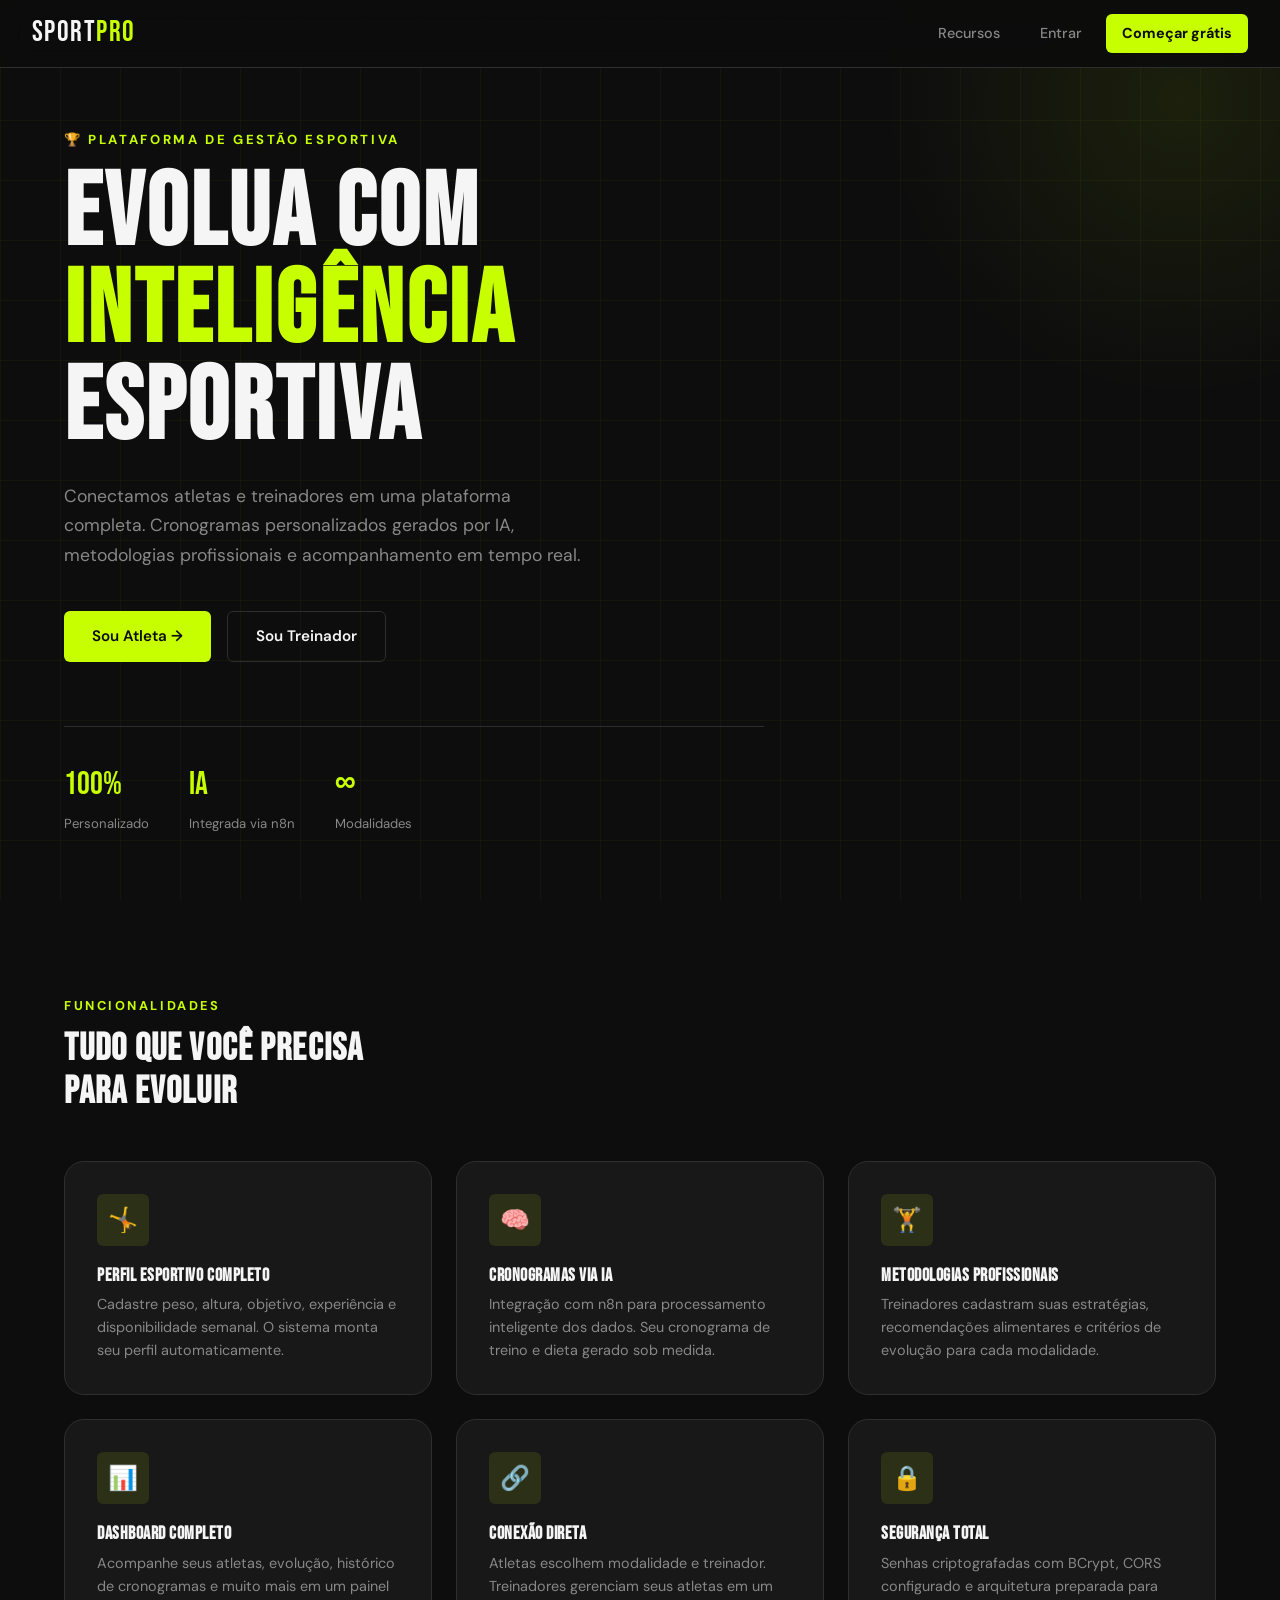
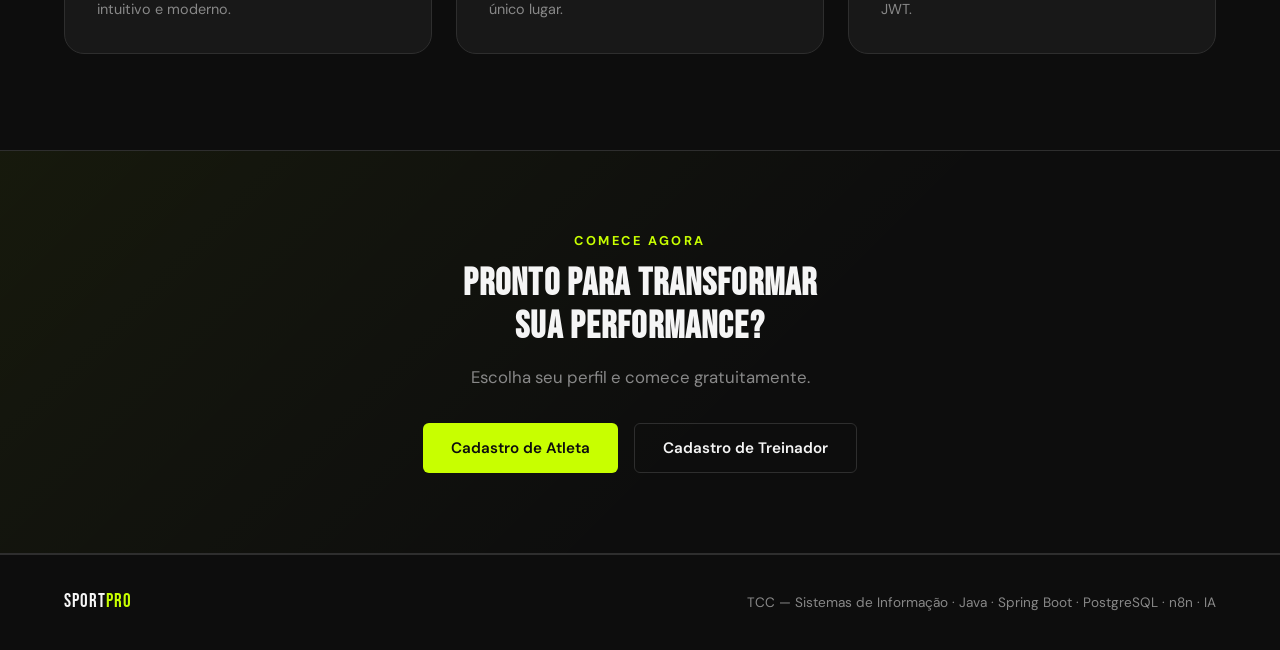
<file: sportpro/frontend/pages/index.html>
<!DOCTYPE html>
<html lang="pt-BR">
<head>
  <meta charset="UTF-8">
  <meta name="viewport" content="width=device-width, initial-scale=1.0">
  <title>SportPro — Plataforma de Gestão Esportiva</title>
  <link rel="stylesheet" href="../css/global.css">
  <style>
    /* ---- Hero Section ---- */
    .hero {
      min-height: 100vh;
      display: flex;
      flex-direction: column;
      justify-content: center;
      padding: 8rem 4rem 4rem;
      position: relative;
      overflow: hidden;
    }

    /* Grade de fundo decorativa */
    .hero::before {
      content: '';
      position: absolute;
      inset: 0;
      background-image:
        linear-gradient(rgba(200,255,0,0.04) 1px, transparent 1px),
        linear-gradient(90deg, rgba(200,255,0,0.04) 1px, transparent 1px);
      background-size: 60px 60px;
    }

    /* Brilho radial no canto superior direito */
    .hero::after {
      content: '';
      position: absolute;
      top: -200px; right: -200px;
      width: 600px; height: 600px;
      background: radial-gradient(circle, rgba(200,255,0,0.08) 0%, transparent 70%);
      pointer-events: none;
    }

    .hero-content { position: relative; z-index: 1; max-width: 700px; }

    .hero-eyebrow {
      font-size: 0.82rem;
      font-weight: 700;
      letter-spacing: 0.2em;
      text-transform: uppercase;
      color: var(--brand);
      margin-bottom: 1rem;
    }

    .hero-title {
      font-family: var(--font-display);
      font-size: clamp(3.5rem, 8vw, 7rem);
      line-height: 0.95;
      margin-bottom: 1.5rem;
    }

    .hero-title em { color: var(--brand); font-style: normal; }

    .hero-desc {
      font-size: 1.1rem;
      color: var(--text-muted);
      max-width: 520px;
      margin-bottom: 2.5rem;
      line-height: 1.7;
    }

    .hero-actions { display: flex; gap: 1rem; flex-wrap: wrap; }

    /* Indicadores de estatísticas flutuantes */
    .hero-stats {
      display: flex;
      gap: 2.5rem;
      margin-top: 4rem;
      padding-top: 2rem;
      border-top: 1px solid var(--border);
      flex-wrap: wrap;
    }

    .hero-stat-value {
      font-family: var(--font-display);
      font-size: 2rem;
      color: var(--brand);
      display: block;
    }

    .hero-stat-label { font-size: 0.82rem; color: var(--text-muted); }

    /* ---- Features Section ---- */
    .section { padding: 6rem 4rem; }
    .section-label {
      font-size: 0.8rem;
      font-weight: 700;
      letter-spacing: 0.2em;
      text-transform: uppercase;
      color: var(--brand);
      margin-bottom: 0.75rem;
    }
    .section-title { margin-bottom: 3rem; }

    .features-grid {
      display: grid;
      grid-template-columns: repeat(auto-fit, minmax(280px, 1fr));
      gap: 1.5rem;
    }

    .feature-card {
      background: var(--surface);
      border: 1px solid var(--border);
      border-radius: var(--radius-lg);
      padding: 2rem;
      transition: var(--transition);
    }
    .feature-card:hover {
      border-color: rgba(200,255,0,0.3);
      transform: translateY(-4px);
      box-shadow: var(--shadow-glow);
    }

    .feature-icon {
      width: 52px; height: 52px;
      background: rgba(200,255,0,0.1);
      border-radius: var(--radius-sm);
      display: flex; align-items: center; justify-content: center;
      font-size: 1.5rem;
      margin-bottom: 1.25rem;
    }

    .feature-card h3 { margin-bottom: 0.5rem; font-size: 1.1rem; }
    .feature-card p { color: var(--text-muted); font-size: 0.9rem; line-height: 1.6; }

    /* ---- CTA Section ---- */
    .cta-section {
      padding: 5rem 4rem;
      text-align: center;
      background: linear-gradient(135deg, rgba(200,255,0,0.05) 0%, transparent 60%);
      border-top: 1px solid var(--border);
      border-bottom: 1px solid var(--border);
    }

    /* ---- Footer ---- */
    .footer {
      padding: 2rem 4rem;
      border-top: 1px solid var(--border);
      display: flex;
      align-items: center;
      justify-content: space-between;
      color: var(--text-muted);
      font-size: 0.85rem;
    }

    @media (max-width: 768px) {
      .hero { padding: 7rem 1.5rem 3rem; }
      .section { padding: 4rem 1.5rem; }
      .cta-section { padding: 3rem 1.5rem; }
      .footer { padding: 1.5rem; flex-direction: column; gap: 0.5rem; text-align: center; }
    }
  </style>
</head>
<body>

  <!-- Navbar -->
  <nav class="navbar">
    <div class="navbar-brand">Sport<span>Pro</span></div>
    <div class="navbar-links">
      <a href="#features">Recursos</a>
      <a href="login.html">Entrar</a>
      <a href="cadastro-atleta.html" class="btn-nav-cta btn btn-sm">Começar grátis</a>
    </div>
  </nav>

  <!-- Hero -->
  <section class="hero">
    <div class="hero-content">
      <p class="hero-eyebrow">🏆 Plataforma de Gestão Esportiva</p>
      <h1 class="hero-title">
        Evolua com<br><em>inteligência</em><br>esportiva
      </h1>
      <p class="hero-desc">
        Conectamos atletas e treinadores em uma plataforma completa.
        Cronogramas personalizados gerados por IA, metodologias profissionais
        e acompanhamento em tempo real.
      </p>
      <div class="hero-actions">
        <a href="cadastro-atleta.html" class="btn btn-primary">Sou Atleta →</a>
        <a href="cadastro-treinador.html" class="btn btn-outline">Sou Treinador</a>
      </div>

      <div class="hero-stats">
        <div>
          <span class="hero-stat-value">100%</span>
          <span class="hero-stat-label">Personalizado</span>
        </div>
        <div>
          <span class="hero-stat-value">IA</span>
          <span class="hero-stat-label">Integrada via n8n</span>
        </div>
        <div>
          <span class="hero-stat-value">∞</span>
          <span class="hero-stat-label">Modalidades</span>
        </div>
      </div>
    </div>
  </section>

  <!-- Features -->
  <section class="section" id="features">
    <p class="section-label">Funcionalidades</p>
    <h2 class="section-title">Tudo que você precisa<br>para evoluir</h2>

    <div class="features-grid">
      <div class="feature-card">
        <div class="feature-icon">🤸</div>
        <h3>Perfil Esportivo Completo</h3>
        <p>Cadastre peso, altura, objetivo, experiência e disponibilidade semanal. O sistema monta seu perfil automaticamente.</p>
      </div>
      <div class="feature-card">
        <div class="feature-icon">🧠</div>
        <h3>Cronogramas via IA</h3>
        <p>Integração com n8n para processamento inteligente dos dados. Seu cronograma de treino e dieta gerado sob medida.</p>
      </div>
      <div class="feature-card">
        <div class="feature-icon">🏋️</div>
        <h3>Metodologias Profissionais</h3>
        <p>Treinadores cadastram suas estratégias, recomendações alimentares e critérios de evolução para cada modalidade.</p>
      </div>
      <div class="feature-card">
        <div class="feature-icon">📊</div>
        <h3>Dashboard Completo</h3>
        <p>Acompanhe seus atletas, evolução, histórico de cronogramas e muito mais em um painel intuitivo e moderno.</p>
      </div>
      <div class="feature-card">
        <div class="feature-icon">🔗</div>
        <h3>Conexão Direta</h3>
        <p>Atletas escolhem modalidade e treinador. Treinadores gerenciam seus atletas em um único lugar.</p>
      </div>
      <div class="feature-card">
        <div class="feature-icon">🔒</div>
        <h3>Segurança Total</h3>
        <p>Senhas criptografadas com BCrypt, CORS configurado e arquitetura preparada para JWT.</p>
      </div>
    </div>
  </section>

  <!-- CTA -->
  <section class="cta-section">
    <p class="section-label">Comece agora</p>
    <h2 style="margin-bottom: 1rem;">Pronto para transformar<br>sua performance?</h2>
    <p style="color: var(--text-muted); margin-bottom: 2rem; font-size: 1.05rem;">
      Escolha seu perfil e comece gratuitamente.
    </p>
    <div style="display:flex; gap:1rem; justify-content:center; flex-wrap:wrap;">
      <a href="cadastro-atleta.html" class="btn btn-primary">Cadastro de Atleta</a>
      <a href="cadastro-treinador.html" class="btn btn-outline">Cadastro de Treinador</a>
    </div>
  </section>

  <!-- Footer -->
  <footer class="footer">
    <div class="navbar-brand" style="font-size:1.2rem;">Sport<span style="color:var(--brand)">Pro</span></div>
    <p>TCC — Sistemas de Informação · Java · Spring Boot · PostgreSQL · n8n · IA</p>
  </footer>

</body>
</html>
</file>
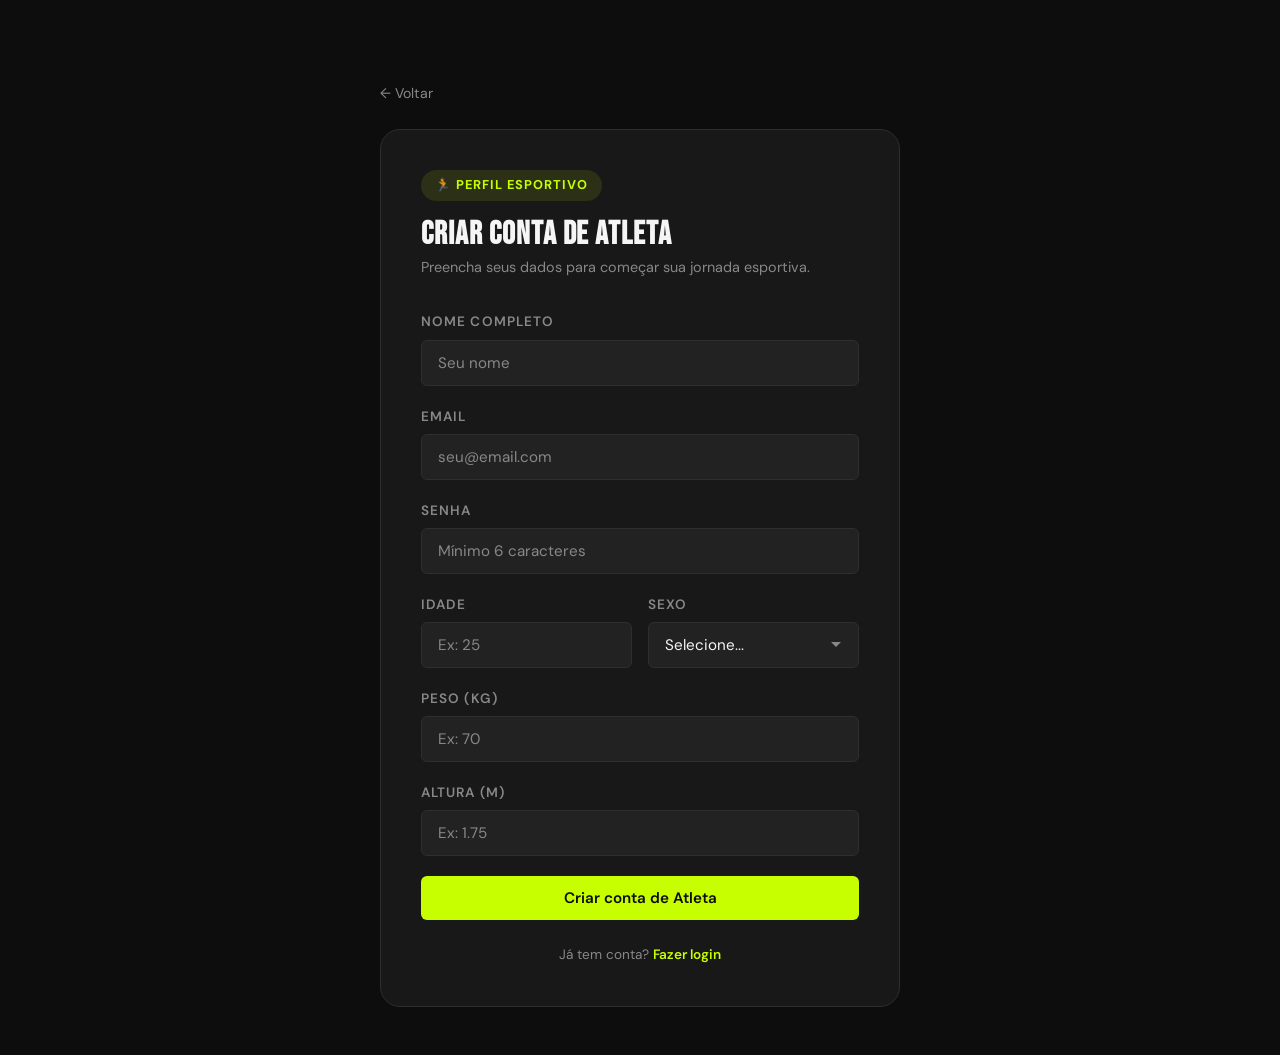
<file: sportpro/frontend/pages/cadastro-atleta.html>
<!DOCTYPE html>
<html lang="pt-BR">
<head>
  <meta charset="UTF-8">
  <meta name="viewport" content="width=device-width, initial-scale=1.0">
  <title>Cadastro Atleta — SportPro</title>
  <link rel="stylesheet" href="../css/global.css">
  <style>
    body { display: flex; align-items: flex-start; justify-content: center; min-height: 100vh; padding: 5rem 2rem 3rem; }

    .cadastro-wrapper { width: 100%; max-width: 520px; }

    .back-link {
      display: inline-flex; align-items: center; gap: 0.4rem;
      color: var(--text-muted); font-size: 0.88rem;
      margin-bottom: 1.5rem; transition: var(--transition);
    }
    .back-link:hover { color: var(--brand); }

    .cadastro-card { background: var(--surface); border: 1px solid var(--border); border-radius: var(--radius-lg); padding: 2.5rem; }
    .role-badge {
      display: inline-flex; align-items: center; gap: 0.4rem;
      background: rgba(200,255,0,0.1); color: var(--brand);
      padding: 0.35rem 0.85rem; border-radius: 999px;
      font-size: 0.8rem; font-weight: 700; letter-spacing: 0.08em;
      text-transform: uppercase; margin-bottom: 1rem;
    }


    .cadastro-header { margin-bottom: 2rem; }
    .cadastro-header h1 { font-size: 2rem; }
    .cadastro-header p { color: var(--text-muted); margin-top: 0.25rem; font-size: 0.9rem; }

    .form-stack { display: flex; flex-direction: column; gap: 1.25rem; }
    .form-row { display: grid; grid-template-columns: 1fr 1fr; gap: 1rem; }

    .step-indicator {
      display: flex; gap: 0.5rem; margin-bottom: 2rem;
    }
    .step-dot {
      width: 8px; height: 8px;
      border-radius: 50%;
      background: var(--border);
    }
    .step-dot.active { background: var(--brand); }

    .alert-container { margin-bottom: 1rem; }

    @media (max-width: 480px) { .form-row { grid-template-columns: 1fr; } }
  </style>
</head>
<body>
  <div class="cadastro-wrapper">
    <a href="index.html" class="back-link">← Voltar</a>

    <div class="cadastro-card">
      <div class="role-badge">🏃 Perfil Esportivo
    </div>

      <div class="cadastro-header">
        <h1>Criar conta de Atleta</h1>
        <p>Preencha seus dados para começar sua jornada esportiva.</p>
      </div>

      <div class="alert-container"></div>

      <form class="form-stack" onsubmit="handleCadastro(event)">
        <div class="form-group">
          <label class="form-label">Nome completo</label>
          <input type="text" id="nome" class="form-control" placeholder="Seu nome" required minlength="3">
        </div>

        <div class="form-group">
          <label class="form-label">Email</label>
          <input type="email" id="email" class="form-control" placeholder="seu@email.com" required>
        </div>

        <div class="form-group">
          <label class="form-label">Senha</label>
          <input type="password" id="senha" class="form-control" placeholder="Mínimo 6 caracteres" required minlength="6">
        </div>

        <div class="form-row">
          <div class="form-group">
            <label class="form-label">Idade</label>
            <input type="number" id="idade" class="form-control" placeholder="Ex: 25" min="10" max="100" required>
          </div>

          <div class="form-group">
            <label class="form-label">Sexo</label>
              <select id="sexo" class="form-control" required>
                <option value="">Selecione...</option>
                <option value="MASCULINO">Masculino</option>
                <option value="FEMININO">Feminino</option>
                <option value="NAO_INFORMAR">Prefiro não informar</option>
              </select>
            </div>
          </div>
          
          <div class="form-group">
            <label class="form-label">Peso (kg)</label>
            <input type="number" id="peso" class="form-control" placeholder="Ex: 70" step="0.1" min="30" required>
          </div>

          <div class="form-group">
            <label class="form-label">Altura (m)</label>
            <input type="number" id="altura" class="form-control" placeholder="Ex: 1.75" step="0.01" min="1.0" max="2.5" required>
          </div>

        <button type="submit" class="btn btn-primary btn-full" id="btn-cadastro">
          Criar conta de Atleta
        </button>
      </form>

      <p class="text-center text-sm text-muted mt-3">
        Já tem conta? <a href="login.html" style="color:var(--brand);font-weight:600;">Fazer login</a>
      </p>
    </div>
  </div>

  <script src="../js/api.js"></script>
  <script>
    async function handleCadastro(e) {
      e.preventDefault();
      const btn = document.getElementById('btn-cadastro');
      UI.setLoading(btn, true);

      const payload = {
        nome: document.getElementById('nome').value,
        email: document.getElementById('email').value,
        senha: document.getElementById('senha').value,
        idade: parseInt(document.getElementById('idade').value),
        sexo: document.getElementById('sexo').value,
        peso: parseFloat(document.getElementById('peso').value),
        altura: parseFloat(document.getElementById('altura').value)
      };

      try {
        const result = await AtletaAPI.cadastrar(payload);

        // Salva sessão e redireciona para dashboard
        Session.save({ data: { ...result.data, tipo: 'ATLETA' } });

        UI.showAlert('Conta criada com sucesso!', 'success', document.querySelector('.alert-container'));

        setTimeout(() => window.location.href = 'dashboard-atleta.html', 1000);

      } catch (err) {
        UI.showAlert(err.message, 'error', document.querySelector('.alert-container'));
        UI.setLoading(btn, false);
      }
    }
  </script>
</body>
</html>
</file>
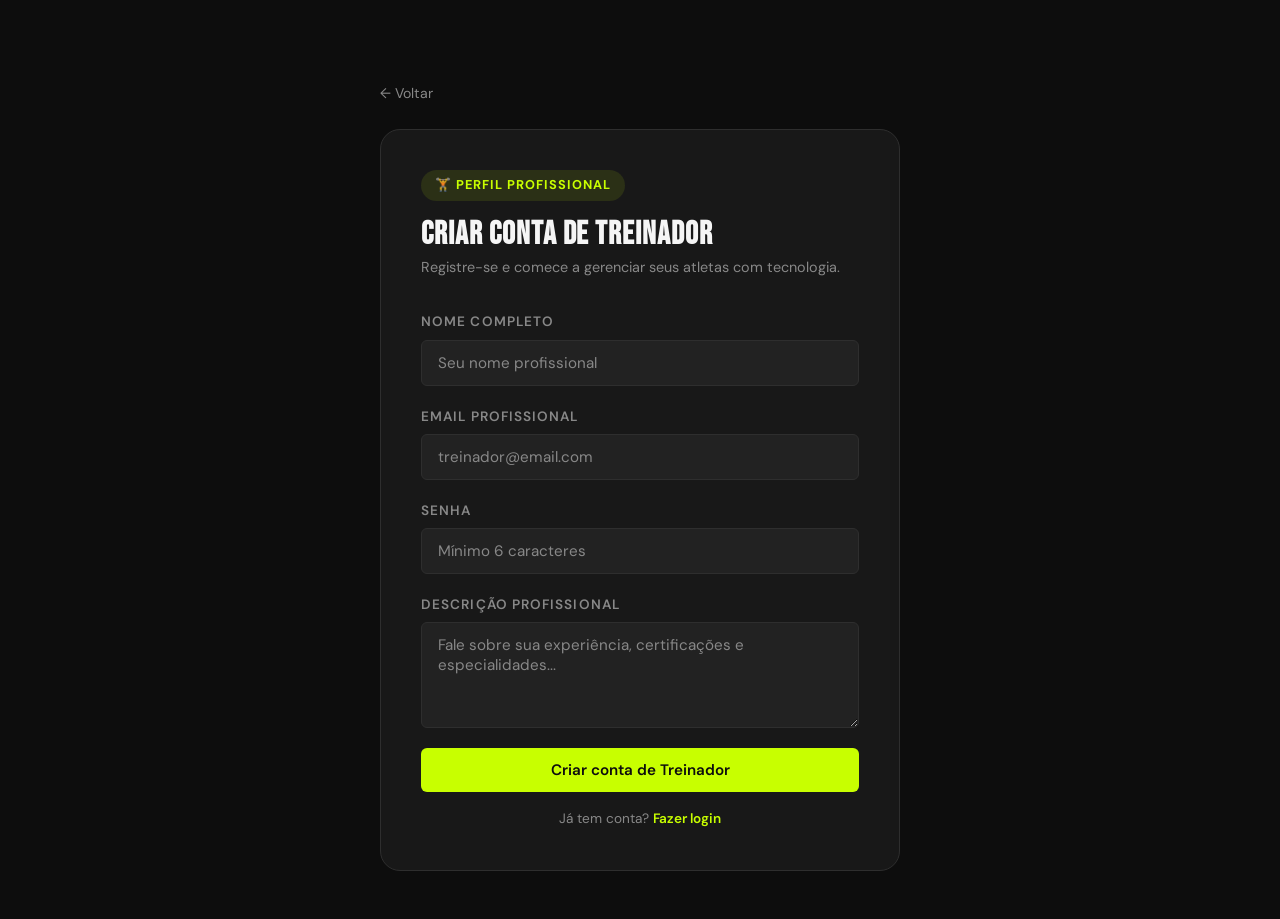
<file: sportpro/frontend/pages/cadastro-treinador.html>
<!DOCTYPE html>
<html lang="pt-BR">
<head>
  <meta charset="UTF-8">
  <meta name="viewport" content="width=device-width, initial-scale=1.0">
  <title>Cadastro Treinador — SportPro</title>
  <link rel="stylesheet" href="../css/global.css">
  <style>
    body { display: flex; align-items: flex-start; justify-content: center; min-height: 100vh; padding: 5rem 2rem 3rem; }
    .cadastro-wrapper { width: 100%; max-width: 520px; }
    .back-link { display: inline-flex; align-items: center; gap: 0.4rem; color: var(--text-muted); font-size: 0.88rem; margin-bottom: 1.5rem; transition: var(--transition); }
    .back-link:hover { color: var(--brand); }
    .cadastro-card { background: var(--surface); border: 1px solid var(--border); border-radius: var(--radius-lg); padding: 2.5rem; }
    .cadastro-header { margin-bottom: 2rem; }
    .cadastro-header h1 { font-size: 2rem; }
    .cadastro-header p { color: var(--text-muted); margin-top: 0.25rem; font-size: 0.9rem; }
    .form-stack { display: flex; flex-direction: column; gap: 1.25rem; }
    .alert-container { margin-bottom: 1rem; }
    .role-badge {
      display: inline-flex; align-items: center; gap: 0.4rem;
      background: rgba(200,255,0,0.1); color: var(--brand);
      padding: 0.35rem 0.85rem; border-radius: 999px;
      font-size: 0.8rem; font-weight: 700; letter-spacing: 0.08em;
      text-transform: uppercase; margin-bottom: 1rem;
    }
  </style>
</head>
<body>
  <div class="cadastro-wrapper">
    <a href="index.html" class="back-link">← Voltar</a>

    <div class="cadastro-card">
      <div class="role-badge">🏋️ Perfil Profissional</div>

      <div class="cadastro-header">
        <h1>Criar conta de Treinador</h1>
        <p>Registre-se e comece a gerenciar seus atletas com tecnologia.</p>
      </div>

      <div class="alert-container"></div>

      <form class="form-stack" onsubmit="handleCadastro(event)">
        <div class="form-group">
          <label class="form-label">Nome completo</label>
          <input type="text" id="nome" class="form-control" placeholder="Seu nome profissional" required minlength="3">
        </div>

        <div class="form-group">
          <label class="form-label">Email profissional</label>
          <input type="email" id="email" class="form-control" placeholder="treinador@email.com" required>
        </div>

        <div class="form-group">
          <label class="form-label">Senha</label>
          <input type="password" id="senha" class="form-control" placeholder="Mínimo 6 caracteres" required minlength="6">
        </div>

        <div class="form-group">
          <label class="form-label">Descrição profissional</label>
          <textarea id="descricao" class="form-control" placeholder="Fale sobre sua experiência, certificações e especialidades..." rows="4"></textarea>
        </div>

        <button type="submit" class="btn btn-primary btn-full" id="btn-cadastro">
          Criar conta de Treinador
        </button>
      </form>

      <p class="text-center text-sm text-muted mt-2">
        Já tem conta? <a href="login.html" style="color:var(--brand);font-weight:600;">Fazer login</a>
      </p>
    </div>
  </div>

  <script src="../js/api.js"></script>
  <script>
    async function handleCadastro(e) {
      e.preventDefault();
      const btn = document.getElementById('btn-cadastro');
      UI.setLoading(btn, true);

      const payload = {
        nome: document.getElementById('nome').value,
        email: document.getElementById('email').value,
        senha: document.getElementById('senha').value,
        descricaoProfissional: document.getElementById('descricao').value
      };

      try {
        const result = await TreinadorAPI.cadastrar(payload);
        Session.save({ data: { ...result.data, tipo: 'TREINADOR' } });
        UI.showAlert('Conta criada! Redirecionando...', 'success', document.querySelector('.alert-container'));
        setTimeout(() => window.location.href = 'dashboard-treinador.html', 1000);
      } catch (err) {
        UI.showAlert(err.message, 'error', document.querySelector('.alert-container'));
        UI.setLoading(btn, false);
      }
    }
  </script>
</body>
</html>
</file>
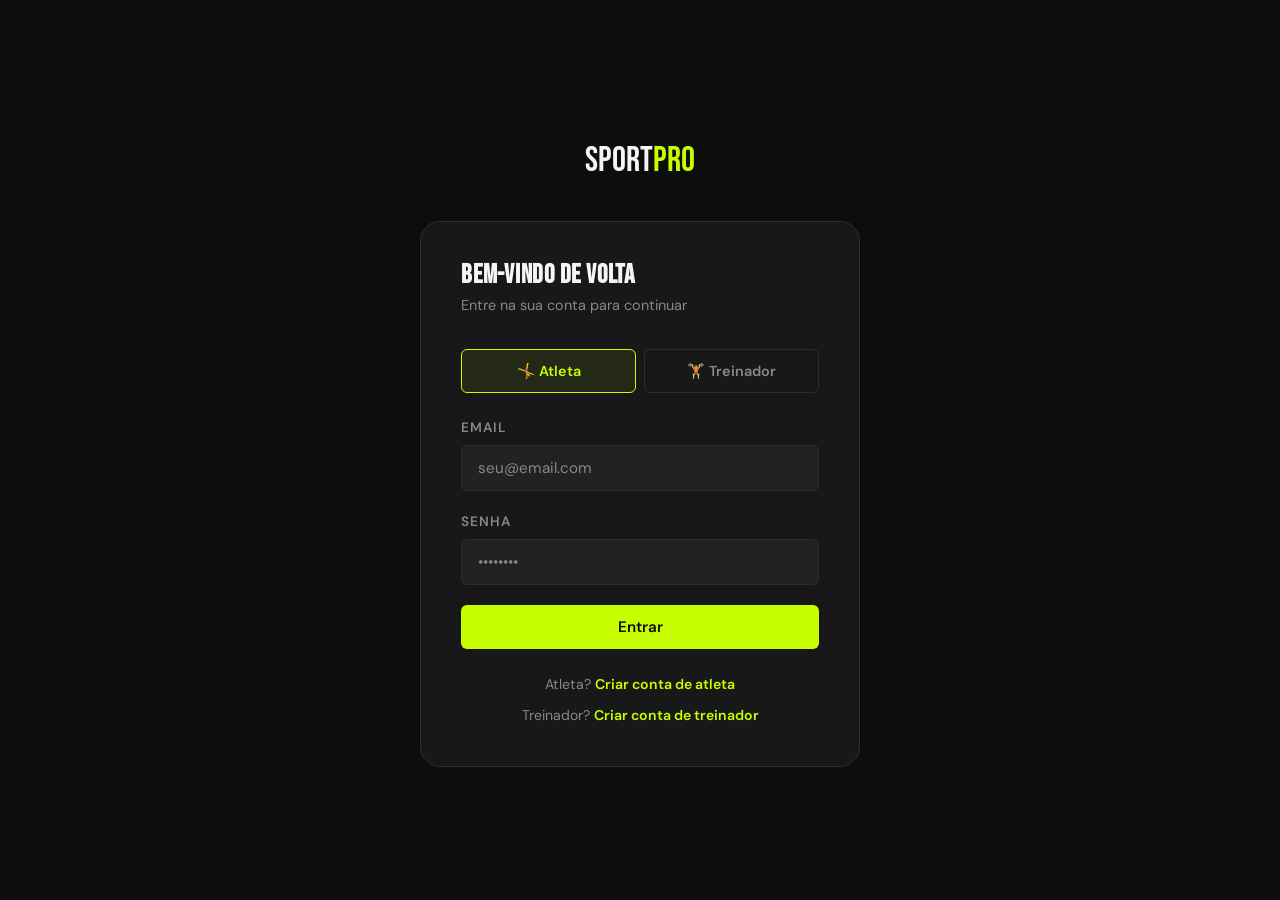
<file: sportpro/frontend/pages/login.html>
<!DOCTYPE html>
<html lang="pt-BR">
<head>
  <meta charset="UTF-8">
  <meta name="viewport" content="width=device-width, initial-scale=1.0">
  <title>Login — SportPro</title>
  <link rel="stylesheet" href="../css/global.css">
  <style>
    body { display: flex; align-items: center; justify-content: center; min-height: 100vh; padding: 2rem; }

    .login-wrapper {
      width: 100%;
      max-width: 440px;
    }

    .login-logo {
      font-family: var(--font-display);
      font-size: 2.2rem;
      text-align: center;
      margin-bottom: 2rem;
    }
    .login-logo span { color: var(--brand); }

    .login-card {
      background: var(--surface);
      border: 1px solid var(--border);
      border-radius: var(--radius-lg);
      padding: 2.5rem;
    }

    .login-title { font-size: 1.6rem; margin-bottom: 0.25rem; }
    .login-sub { color: var(--text-muted); font-size: 0.9rem; margin-bottom: 2rem; }

    /* Seletor de tipo: Atleta / Treinador */
    .type-selector {
      display: grid;
      grid-template-columns: 1fr 1fr;
      gap: 0.5rem;
      margin-bottom: 1.5rem;
    }

    .type-btn {
      padding: 0.75rem;
      border-radius: var(--radius-sm);
      border: 1.5px solid var(--border);
      background: transparent;
      color: var(--text-muted);
      font-family: var(--font-body);
      font-size: 0.9rem;
      font-weight: 600;
      cursor: pointer;
      transition: var(--transition);
      text-align: center;
    }
    .type-btn.active {
      border-color: var(--brand);
      color: var(--brand);
      background: rgba(200,255,0,0.07);
    }

    .form-stack { display: flex; flex-direction: column; gap: 1.25rem; }

    .login-footer {
      margin-top: 1.5rem;
      text-align: center;
      font-size: 0.88rem;
      color: var(--text-muted);
    }
    .login-footer a { color: var(--brand); font-weight: 600; }

    .alert-container { margin-bottom: 1rem; }
  </style>
</head>
<body>

  <div class="login-wrapper">
    <div class="login-logo">Sport<span>Pro</span></div>

    <div class="login-card">
      <h2 class="login-title">Bem-vindo de volta</h2>
      <p class="login-sub">Entre na sua conta para continuar</p>

      <!-- Seletor de tipo de usuário -->
      <div class="type-selector">
        <button class="type-btn active" data-type="ATLETA" onclick="setTipo('ATLETA', this)">
          🤸 Atleta
        </button>
        <button class="type-btn" data-type="TREINADOR" onclick="setTipo('TREINADOR', this)">
          🏋️ Treinador
        </button>
      </div>

      <div class="alert-container"></div>

      <form class="form-stack" onsubmit="handleLogin(event)">
        <div class="form-group">
          <label class="form-label">Email</label>
          <input type="email" id="email" class="form-control" placeholder="seu@email.com" required>
        </div>

        <div class="form-group">
          <label class="form-label">Senha</label>
          <input type="password" id="senha" class="form-control" placeholder="••••••••" required>
        </div>

        <button type="submit" class="btn btn-primary btn-full" id="btn-login">
          Entrar
        </button>
      </form>

      <div class="login-footer">
        <p>Atleta? <a href="cadastro-atleta.html">Criar conta de atleta</a></p>
        <p style="margin-top:0.5rem;">Treinador? <a href="cadastro-treinador.html">Criar conta de treinador</a></p>
      </div>
    </div>
  </div>

  <script src="../js/api.js"></script>
  <script>
    let tipoSelecionado = 'ATLETA';

    function setTipo(tipo, btn) {
      tipoSelecionado = tipo;
      document.querySelectorAll('.type-btn').forEach(b => b.classList.remove('active'));
      btn.classList.add('active');
    }

    async function handleLogin(e) {
      e.preventDefault();
      const btn = document.getElementById('btn-login');
      const email = document.getElementById('email').value;
      const senha = document.getElementById('senha').value;

      UI.setLoading(btn, true);

      try {
        const result = await Auth.login(email, senha, tipoSelecionado);

        // Salva dados da sessão no localStorage
        Session.save(result);

        UI.showAlert('Login realizado! Redirecionando...', 'success');

        // Redireciona conforme tipo de usuário
        setTimeout(() => {
          const tipo = result.data.tipo;
          if (tipo === 'TREINADOR') {
            window.location.href = 'dashboard-treinador.html';
          } else {
            window.location.href = 'dashboard-atleta.html';
          }
        }, 800);

      } catch (err) {
        UI.showAlert(err.message, 'error', document.querySelector('.alert-container'));
        UI.setLoading(btn, false);
      }
    }
  </script>
</body>
</html>
</file>
<file: sportpro/frontend/css/global.css>
/* ================================================================
   SportPro — Design System Global
   Paleta esportiva: tons escuros de carvão com acento verde-lima
   ================================================================ */

@import url('https://fonts.googleapis.com/css2?family=Bebas+Neue&family=DM+Sans:wght@300;400;500;600;700&display=swap');

/* ---- Variáveis CSS (tokens de design) ---- */
:root {
  --brand:        #C8FF00;        /* Verde-lima — cor de destaque principal */
  --brand-dim:    #a8d900;        /* Verde-lima escurecido para hover */
  --dark:         #0D0D0D;        /* Fundo principal */
  --surface:      #181818;        /* Cards e painéis */
  --surface-2:    #222222;        /* Inputs e elementos secundários */
  --border:       #2E2E2E;        /* Bordas sutis */
  --text-primary: #F5F5F5;        /* Texto principal */
  --text-muted:   #888888;        /* Texto secundário */
  --danger:       #FF4D4D;        /* Erros e alertas */
  --success:      #22c55e;        /* Sucesso */
  --warning:      #F59E0B;        /* Aviso */

  --font-display: 'Bebas Neue', sans-serif;   /* Títulos de impacto */
  --font-body:    'DM Sans', sans-serif;       /* Corpo de texto */

  --radius-sm:    6px;
  --radius-md:    12px;
  --radius-lg:    20px;

  --shadow-card:  0 4px 24px rgba(0,0,0,0.4);
  --shadow-glow:  0 0 24px rgba(200,255,0,0.15);

  --transition:   all 0.2s ease;
  --sidebar-w:    260px;
}

/* ---- Reset & Base ---- */
*, *::before, *::after { box-sizing: border-box; margin: 0; padding: 0; }

html { scroll-behavior: smooth; }

body {
  font-family: var(--font-body);
  background: var(--dark);
  color: var(--text-primary);
  min-height: 100vh;
  line-height: 1.6;
  -webkit-font-smoothing: antialiased;
}

/* ---- Tipografia ---- */
h1, h2, h3, h4 { font-family: var(--font-display); letter-spacing: 0.03em; line-height: 1.1; }
h1 { font-size: clamp(2.5rem, 5vw, 4rem); }
h2 { font-size: clamp(1.8rem, 3vw, 2.5rem); }
h3 { font-size: 1.4rem; }

a { color: inherit; text-decoration: none; }

/* ---- Navbar ---- */
.navbar {
  position: fixed;
  top: 0; left: 0; right: 0;
  height: 68px;
  background: rgba(13,13,13,0.92);
  backdrop-filter: blur(12px);
  border-bottom: 1px solid var(--border);
  display: flex;
  align-items: center;
  justify-content: space-between;
  padding: 0 2rem;
  z-index: 1000;
}

.navbar-brand {
  font-family: var(--font-display);
  font-size: 1.8rem;
  color: var(--text-primary);
  letter-spacing: 0.05em;
}

.navbar-brand span { color: var(--brand); }

.navbar-links { display: flex; gap: 0.5rem; align-items: center; }
.navbar-links a, .navbar-links button {
  color: var(--text-muted);
  font-size: 0.9rem;
  font-weight: 500;
  padding: 0.5rem 1rem;
  border-radius: var(--radius-sm);
  transition: var(--transition);
  background: none;
  border: none;
  cursor: pointer;
  font-family: var(--font-body);
}
.navbar-links a:hover, .navbar-links button:hover { color: var(--text-primary); background: var(--surface); }
.navbar-links .btn-nav-cta {
  background: var(--brand);
  color: var(--dark);
  font-weight: 700;
}
.navbar-links .btn-nav-cta:hover { background: var(--brand-dim); color: var(--dark); }

/* ---- Botões ---- */
.btn {
  display: inline-flex;
  align-items: center;
  gap: 0.5rem;
  padding: 0.75rem 1.75rem;
  border-radius: var(--radius-sm);
  font-family: var(--font-body);
  font-weight: 600;
  font-size: 0.95rem;
  cursor: pointer;
  border: none;
  transition: var(--transition);
  text-decoration: none;
  white-space: nowrap;
}

.btn-primary {
  background: var(--brand);
  color: var(--dark);
}
.btn-primary:hover { background: var(--brand-dim); transform: translateY(-1px); }

.btn-outline {
  background: transparent;
  color: var(--text-primary);
  border: 1.5px solid var(--border);
}
.btn-outline:hover { border-color: var(--brand); color: var(--brand); }

.btn-danger { background: var(--danger); color: white; }
.btn-danger:hover { background: #cc0000; }

.btn-sm { padding: 0.5rem 1rem; font-size: 0.85rem; }
.btn-full { width: 100%; justify-content: center; }

.btn:disabled { opacity: 0.5; cursor: not-allowed; transform: none; }

/* ---- Formulários ---- */
.form-group { display: flex; flex-direction: column; gap: 0.4rem; }

.form-label {
  font-size: 0.85rem;
  font-weight: 600;
  color: var(--text-muted);
  text-transform: uppercase;
  letter-spacing: 0.08em;
}

.form-control {
  background: var(--surface-2);
  border: 1.5px solid var(--border);
  border-radius: var(--radius-sm);
  color: var(--text-primary);
  font-family: var(--font-body);
  font-size: 0.95rem;
  padding: 0.75rem 1rem;
  transition: var(--transition);
  width: 100%;
}
.form-control:focus {
  outline: none;
  border-color: var(--brand);
  box-shadow: 0 0 0 3px rgba(200,255,0,0.1);
}
.form-control::placeholder { color: var(--text-muted); }

textarea.form-control { resize: vertical; min-height: 100px; }

select.form-control {
  appearance: none;
  background-image: url("data:image/svg+xml,%3Csvg xmlns='http://www.w3.org/2000/svg' width='12' height='8' viewBox='0 0 12 8'%3E%3Cpath fill='%23888' d='M1 1l5 5 5-5'/%3E%3C/svg%3E");
  background-repeat: no-repeat;
  background-position: right 1rem center;
}

.form-error { font-size: 0.82rem; color: var(--danger); margin-top: 0.25rem; }

/* ---- Cards ---- */
.card {
  background: var(--surface);
  border: 1px solid var(--border);
  border-radius: var(--radius-md);
  padding: 1.5rem;
  box-shadow: var(--shadow-card);
  transition: var(--transition);
}
.card:hover { border-color: rgba(200,255,0,0.2); }

.card-glow { box-shadow: var(--shadow-card), var(--shadow-glow); }

/* ---- Layout Dashboard ---- */
.dashboard-layout {
  display: flex;
  min-height: 100vh;
  padding-top: 68px;
}

/* ---- Sidebar ---- */
.sidebar {
  width: var(--sidebar-w);
  background: var(--surface);
  border-right: 1px solid var(--border);
  position: fixed;
  top: 68px;
  left: 0;
  bottom: 0;
  overflow-y: auto;
  display: flex;
  flex-direction: column;
  padding: 1.5rem 0;
  z-index: 100;
}

.sidebar-user {
  padding: 0 1.25rem 1.5rem;
  border-bottom: 1px solid var(--border);
  margin-bottom: 1rem;
}

.sidebar-avatar {
  width: 48px; height: 48px;
  background: var(--brand);
  border-radius: 50%;
  display: flex; align-items: center; justify-content: center;
  font-family: var(--font-display);
  font-size: 1.4rem;
  color: var(--dark);
  margin-bottom: 0.5rem;
}

.sidebar-name { font-weight: 700; font-size: 0.95rem; }
.sidebar-role {
  font-size: 0.78rem;
  color: var(--brand);
  text-transform: uppercase;
  letter-spacing: 0.1em;
  font-weight: 600;
}

.sidebar-nav { display: flex; flex-direction: column; padding: 0 0.75rem; }

.sidebar-link {
  display: flex;
  align-items: center;
  gap: 0.75rem;
  padding: 0.75rem 0.75rem;
  border-radius: var(--radius-sm);
  color: var(--text-muted);
  font-size: 0.9rem;
  font-weight: 500;
  transition: var(--transition);
  cursor: pointer;
  border: none;
  background: none;
  width: 100%;
  text-align: left;
  font-family: var(--font-body);
}
.sidebar-link:hover { color: var(--text-primary); background: var(--surface-2); }
.sidebar-link.active { color: var(--brand); background: rgba(200,255,0,0.08); }
.sidebar-link .icon { width: 18px; text-align: center; }

.sidebar-section-label {
  font-size: 0.72rem;
  color: var(--text-muted);
  text-transform: uppercase;
  letter-spacing: 0.12em;
  font-weight: 700;
  padding: 1rem 1.5rem 0.4rem;
}

/* ---- Dashboard Main ---- */
.dashboard-main {
  flex: 1;
  margin-left: var(--sidebar-w);
  padding: 2rem;
  max-width: calc(100vw - var(--sidebar-w));
}

.dashboard-header {
  margin-bottom: 2rem;
}

.dashboard-header h2 { color: var(--text-primary); }
.dashboard-header p { color: var(--text-muted); margin-top: 0.25rem; }

/* ---- Stats grid ---- */
.stats-grid {
  display: grid;
  grid-template-columns: repeat(auto-fit, minmax(200px, 1fr));
  gap: 1rem;
  margin-bottom: 2rem;
}

.stat-card {
  background: var(--surface);
  border: 1px solid var(--border);
  border-radius: var(--radius-md);
  padding: 1.25rem 1.5rem;
}

.stat-value {
  font-family: var(--font-display);
  font-size: 2.5rem;
  color: var(--brand);
  line-height: 1;
}

.stat-label { font-size: 0.85rem; color: var(--text-muted); margin-top: 0.25rem; }

/* ---- Grid genérico ---- */
.grid-2 { display: grid; grid-template-columns: 1fr 1fr; gap: 1rem; }
.grid-3 { display: grid; grid-template-columns: repeat(3, 1fr); gap: 1rem; }

/* ---- Badges ---- */
.badge {
  display: inline-flex;
  align-items: center;
  padding: 0.25rem 0.75rem;
  border-radius: 999px;
  font-size: 0.78rem;
  font-weight: 600;
  letter-spacing: 0.05em;
  text-transform: uppercase;
}
.badge-green { background: rgba(34,197,94,0.15); color: var(--success); }
.badge-yellow { background: rgba(245,158,11,0.15); color: var(--warning); }
.badge-brand { background: rgba(200,255,0,0.12); color: var(--brand); }
.badge-red { background: rgba(255,77,77,0.15); color: var(--danger); }

/* ---- Alerts ---- */
.alert {
  padding: 0.875rem 1.25rem;
  border-radius: var(--radius-sm);
  font-size: 0.9rem;
  font-weight: 500;
}
.alert-success { background: rgba(34,197,94,0.12); color: var(--success); border: 1px solid rgba(34,197,94,0.3); }
.alert-error   { background: rgba(255,77,77,0.12);  color: var(--danger);  border: 1px solid rgba(255,77,77,0.3); }

/* ---- Cronograma ---- */
.cronograma-block {
  background: transparent;
  padding: 0;
  border: none;
}

.cronograma-dia {
  background: var(--surface-2);
  border: 1px solid var(--border);
  border-left: 4px solid var(--brand);
  border-radius: var(--radius-md);
  padding: 1rem 1.25rem;
  margin-bottom: 0.75rem;
  transition: var(--transition);
}

.cronograma-dia:hover {
  border-color: var(--brand);
  box-shadow: var(--shadow-glow);
}

.cronograma-dia-titulo {
  font-family: var(--font-display);
  font-size: 1rem;
  color: var(--brand);
  letter-spacing: 0.05em;
  margin-bottom: 0.4rem;
}

.cronograma-dia-desc {
  font-size: 0.9rem;
  color: var(--text-primary);
  line-height: 1.7;
}

.cronograma-secao-titulo {
  font-family: var(--font-display);
  font-size: 0.85rem;
  color: var(--text-muted);
  text-transform: uppercase;
  letter-spacing: 0.12em;
  margin-bottom: 0.75rem;
  padding-bottom: 0.5rem;
  border-bottom: 1px solid var(--border);
}

.cronograma-texto {
  font-size: 0.92rem;
  line-height: 1.9;
  color: var(--text-primary);
  font-family: var(--font-body);
}

.cronograma-texto p {
  margin-bottom: 0.75rem;
}

/* ---- Spinner ---- */
.spinner {
  width: 20px; height: 20px;
  border: 2.5px solid rgba(200,255,0,0.2);
  border-top-color: var(--brand);
  border-radius: 50%;
  animation: spin 0.7s linear infinite;
  display: inline-block;
}
@keyframes spin { to { transform: rotate(360deg); } }

/* ---- Responsive ---- */
@media (max-width: 900px) {
  .sidebar { display: none; }
  .dashboard-main { margin-left: 0; max-width: 100vw; padding: 1rem; }
  .grid-2 { grid-template-columns: 1fr; }
  .grid-3 { grid-template-columns: 1fr; }
}

@media (max-width: 600px) {
  .navbar { padding: 0 1rem; }
  .stats-grid { grid-template-columns: 1fr 1fr; }
}

/* ---- Utilities ---- */
.flex { display: flex; }
.flex-center { display: flex; align-items: center; justify-content: center; }
.flex-between { display: flex; align-items: center; justify-content: space-between; }
.gap-1 { gap: 0.5rem; }
.gap-2 { gap: 1rem; }
.gap-3 { gap: 1.5rem; }
.mt-1 { margin-top: 0.5rem; }
.mt-2 { margin-top: 1rem; }
.mt-3 { margin-top: 1.5rem; }
.mb-1 { margin-bottom: 0.5rem; }
.mb-2 { margin-bottom: 1rem; }
.mb-3 { margin-bottom: 1.5rem; }
.text-muted { color: var(--text-muted); }
.text-brand { color: var(--brand); }
.text-sm { font-size: 0.85rem; }
.text-center { text-align: center; }
.w-100 { width: 100%; }
.hidden { display: none !important; }
</file>
